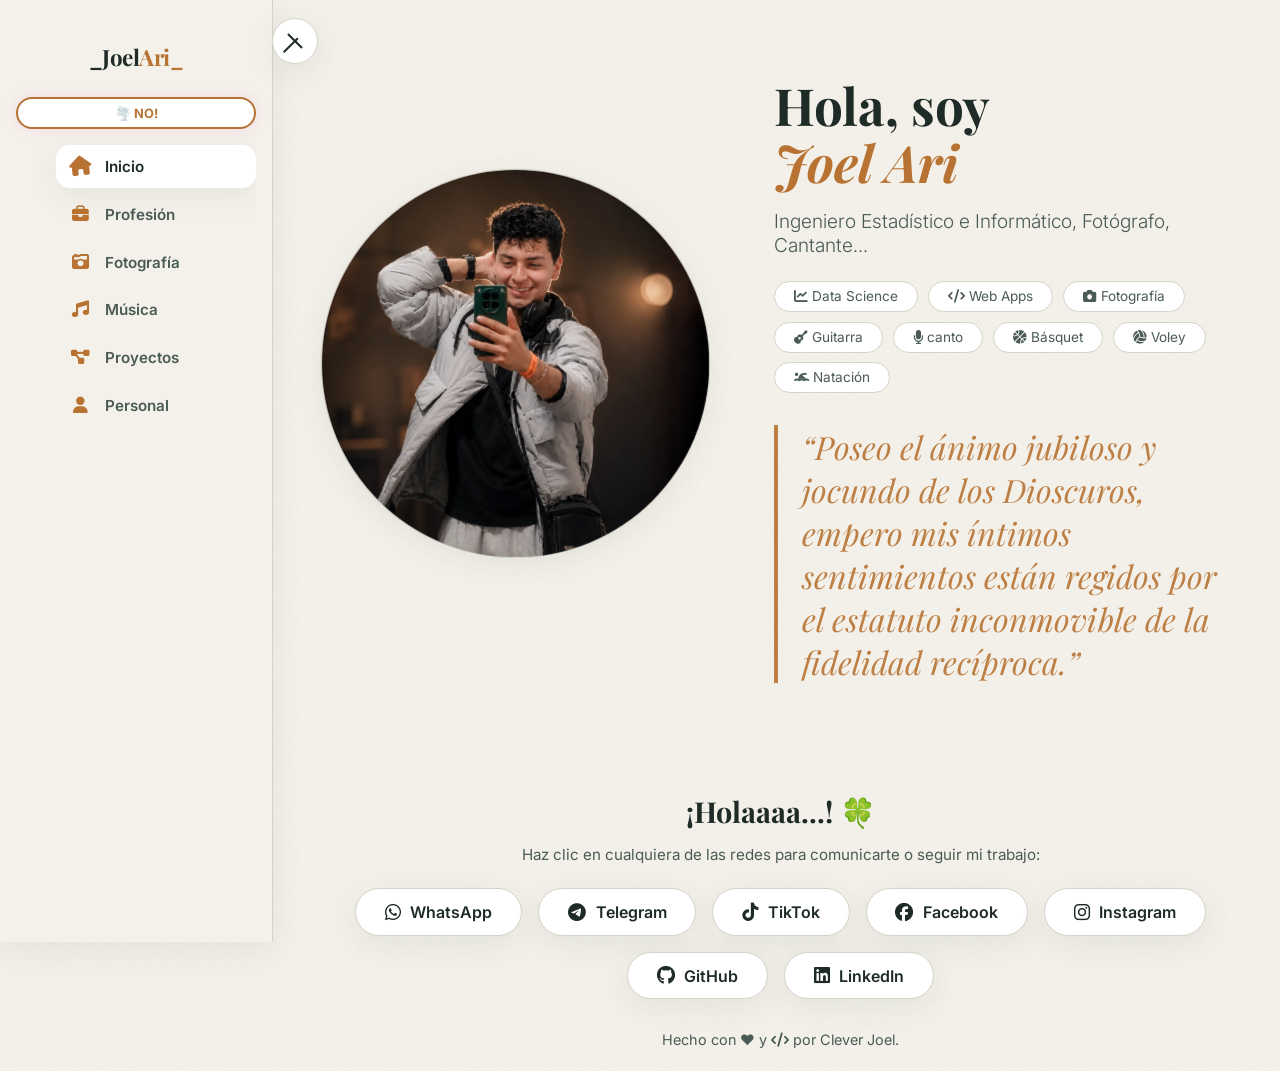
<file: index.html>
<!DOCTYPE html>
<html lang="es">
<head>
    <meta charset="UTF-8">
    <meta name="viewport" content="width=device-width, initial-scale=1.0">
    <title>Mi Universo Dual · Clever Joel</title>
    <!-- FUENTES Y LIBRERÍAS GLOBALES -->
    <link rel="stylesheet" href="https://cdnjs.cloudflare.com/ajax/libs/font-awesome/6.5.0/css/all.min.css">
    <link href="https://fonts.googleapis.com/css2?family=Inter:opsz,wght@14..32,300..700&family=Playfair+Display:ital,wght@0,700;1,700&display=swap" rel="stylesheet">
    <link rel="stylesheet" href="https://cdn.jsdelivr.net/npm/swiper@11/swiper-bundle.min.css" />
    <!-- TU CSS EXTERNO -->
    <link rel="stylesheet" href="css/styles.css">
</head>
<body class="theme-sober">

    <!-- ============================================
    CANVAS (Fondo de partículas - Modo Loco)
    ============================================ -->
    <canvas id="particles-canvas"></canvas>

    <!-- ============================================
    OBJETOS FLOTANTES (Guitarra, Mic, Cámara)
    ============================================ -->
    <div class="floating-objects">
        <div class="float-item" id="guitar"><i class="fas fa-guitar"></i></div>
        <div class="float-item" id="mic"><i class="fas fa-microphone-alt"></i></div>
        <div class="float-item" id="camera"><i class="fas fa-camera-retro"></i></div>
    </div>

    <!-- ============================================
    NAVEGACIÓN VERTICAL ÚNICA (PC + Móvil)
    ============================================ -->

    <!-- Botón flotante único: abre/cierra el sidebar en cualquier tamaño -->
    <button id="sidebarToggleBtn" class="sidebar-toggle-btn" aria-label="Cerrar menú" aria-expanded="true">
        <span class="toggle-box"><span class="toggle-inner"></span></span>
    </button>

    <!-- Overlay (solo se activa en móvil, con el sidebar abierto) -->
    <div class="sidebar-overlay" id="sidebarOverlay" hidden></div>

    <aside class="sidebar" id="sidebar" aria-hidden="false">
        <div class="sidebar-logo">_Joel<span>Ari_</span></div>

        <nav class="sidebar-nav">
            <ul id="sidebarNavList">
                <li><a class="active" data-page="inicio"><i class="fas fa-house"></i><span>Inicio</span></a></li>
                <li><a data-page="profesion"><i class="fas fa-briefcase"></i><span>Profesión</span></a></li>
                <li><a data-page="fotografia"><i class="fas fa-camera-retro"></i><span>Fotografía</span></a></li>
                <li><a data-page="musica"><i class="fas fa-music"></i><span>Música</span></a></li>
                <li><a data-page="proyectos"><i class="fas fa-diagram-project"></i><span>Proyectos</span></a></li>
                <li><a data-page="personal"><i class="fas fa-user"></i><span>Personal</span></a></li>
            </ul>
        </nav>

        <button class="theme-toggle" id="themeToggle">🌪️ NO</button>
    </aside>

    <!-- ============================================
    CONTENEDOR PRINCIPAL (Aquí se inyectan las páginas)
    ============================================ -->
    <main id="app"></main>

    <!-- ============================================
    FOOTER / CONTACTO (Global)
    ============================================ -->
    <footer>
        <div class="container" style="text-align:center;">
            <h3 class="footer-title">¡Holaaaa...! 🍀</h3>
            <p class="footer-subtitle">Haz clic en cualquiera de las redes para comunicarte o seguir mi trabajo:</p>
            <div class="social-footer">
                <a href="https://wa.me/51970120118?text=Hola%20Joel,%20vi%20tu%20portafolio%20web" target="_blank" rel="noopener noreferrer" class="social-btn social-whatsapp" title="Escribirme por WhatsApp">
                    <i class="fab fa-whatsapp"></i> WhatsApp
                </a>
                <a href="https://t.me/JoelClever" target="_blank" rel="noopener noreferrer" class="social-btn social-telegram" title="Contactar por Telegram">
                    <i class="fab fa-telegram-plane"></i> Telegram
                </a>
                <a href="https://www.tiktok.com/@joelcl2002?lang=es-419" target="_blank" rel="noopener noreferrer" class="social-btn social-tiktok" title="Sígueme en TikTok">
                    <i class="fab fa-tiktok"></i> TikTok
                </a>
                <a href="https://web.facebook.com/joel.nekito.33/" target="_blank" rel="noopener noreferrer" class="social-btn social-facebook" title="Perfil de Facebook">
                    <i class="fab fa-facebook"></i> Facebook
                </a>
                <a href="https://www.instagram.com/joelcl2002/" target="_blank" rel="noopener noreferrer" class="social-btn social-instagram" title="Sígueme en Instagram">
                    <i class="fab fa-instagram"></i> Instagram
                </a>
                <a href="https://github.com/joelari0602" target="_blank" rel="noopener noreferrer" class="social-btn social-github" title="Repositorios en GitHub">
                    <i class="fab fa-github"></i> GitHub
                </a>
                <a href="https://www.linkedin.com/in/joel-clever-5b3587397/" target="_blank" rel="noopener noreferrer" class="social-btn social-linkedin" title="Perfil Profesional LinkedIn">
                    <i class="fab fa-linkedin"></i> LinkedIn
                </a>
            </div>
            <p style="color: var(--text-secondary); margin-top: 2rem; font-size: 0.9rem;">
                Hecho con ❤️ y <i class="fas fa-code"></i> por Clever Joel.
            </p>
        </div>
    </footer>

    <!-- ============================================
    SCRIPTS
    ============================================ -->
    <script src="https://cdn.jsdelivr.net/npm/swiper@11/swiper-bundle.min.js"></script>
    <!-- TU JS EXTERNO -->
    <script src="js/main.js"></script>
</body>
</html>
</file>
<file: css/styles.css>
﻿﻿/* ======================================================
   VARIABLES GLOBALES Y RESET
====================================================== */
* {
  margin: 0;
  padding: 0;
  box-sizing: border-box;
}

body {
  font-family: 'Inter', sans-serif;
  transition: background 0.8s ease, color 0.8s ease;
  overflow-x: hidden;
  min-height: 100vh;
}

body.theme-sober {
  --bg-body: #f4f1ea;
  --bg-card: #fff;
  --text-primary: #1e2b26;
  --text-secondary: #4a5b55;
  --accent-color: #b87333;
  --accent-hover: #9e6429;
  --green-soft: #2c4c3b;
  --green-petrol: #3a5f4e;
  --border-color: #d6d2c8;
  --shadow: 0 8px 30px rgba(44, 76, 59, 0.08);
  --nav-bg: rgba(244, 241, 234, 0.85);
  --hero-font: 'Playfair Display', serif;
  background-color: var(--bg-body);
  background-image: url("data:image/svg+xml,%3Csvg viewBox='0 0 256 256' xmlns='http://www.w3.org/2000/svg'%3E%3Cfilter id='noise'%3E%3CfeTurbulence type='fractalNoise' baseFrequency='0.9' numOctaves='4' stitchTiles='stitch'/%3E%3C/filter%3E%3Crect width='100%25' height='100%25' filter='url(%23noise)' opacity='0.04'/%3E%3C/svg%3E");
}

body.theme-loco {
  --bg-body: #0b0a0f;
  --bg-card: rgba(20, 15, 35, 0.8);
  --text-primary: #f0eaff;
  --text-secondary: #b8adcf;
  --accent-color: #ff00c8;
  --accent-hover: #ff66d6;
  --green-soft: #00f0ff;
  --green-petrol: #7a2be0;
  --border-color: #3a2b5c;
  --shadow: 0 8px 30px rgba(255, 0, 200, 0.2);
  --nav-bg: rgba(11, 10, 15, 0.9);
  --hero-font: 'Inter', sans-serif;
  background: #0b0a0f;
}

html {
  scroll-behavior: smooth;
  scroll-padding-top: 24px;
}

:root {
  --sidebar-width: 258px;
  --sidebar-extra: 8px;
}

main#app {
  min-height: 80vh;
  padding-top: 2.2rem;
  margin-left: calc(var(--sidebar-width) + var(--sidebar-extra));
  transition: margin-left 0.35s cubic-bezier(0.22, 1, 0.36, 1);
}

/* When collapsed, CSS fallback sets sidebar width to 0 */
body.sidebar-collapsed {
  --sidebar-width: 0px;
}

/* Alinear footer con el contenido principal para evitar solapamiento
   cuando la sidebar está visible en escritorio */
footer {
  transition: margin-left 0.5s cubic-bezier(0.22, 1, 0.36, 1);
}

body.sidebar-collapsed footer {
  margin-left: 0;
}

/* Make footer follow the CSS variable-driven sidebar width */
footer { margin-left: calc(var(--sidebar-width) + var(--sidebar-extra)); }

@media (max-width: 992px) {
  main#app {
    margin-left: 0;
    padding-top: 5rem;
  }
  footer { margin-left: 0; }
}

.container {
  max-width: 1200px;
  margin: 0 auto;
  padding: 0 2rem;
}

a {
  color: inherit;
  text-decoration: none;
}

.theme-toggle {
  background: var(--bg-card);
  border: 2px solid var(--accent-color);
  color: var(--accent-color);
  padding: 0.4rem 1.2rem;
  border-radius: 40px;
  font-weight: 700;
  font-size: 0.8rem;
  cursor: pointer;
  transition: 0.4s;
  font-family: 'Inter', sans-serif;
  box-shadow: 0 0 15px rgba(255, 0, 200, 0.1);
}

.theme-toggle:hover {
  background: var(--accent-color);
  color: #fff;
  box-shadow: 0 0 30px var(--accent-color);
  transform: scale(1.05);
}

body.theme-loco .theme-toggle {
  border-color: #00f0ff;
  color: #00f0ff;
  box-shadow: 0 0 25px #00f0ff55;
}

body.theme-loco .theme-toggle:hover {
  background: #00f0ff;
  color: #0b0a0f;
}

/* ============================================================
   SIDEBAR — NAVEGACIÓN VERTICAL ÚNICA (PC + MÓVIL)
   ============================================================ */

.sidebar {
  position: fixed;
  top: 0;
  left: 0;
  height: 100vh;
  width: 240px;
  display: flex;
  flex-direction: column;
  padding: 1.6rem 1rem 1rem;
  background: var(--nav-bg);
  backdrop-filter: blur(8px);
  border-right: 1px solid var(--border-color);
  box-shadow: var(--shadow);
  z-index: 1200;
  transition: transform 0.18s cubic-bezier(0.22, 1, 0.36, 1),
              box-shadow 0.18s ease, background 0.18s, border-color 0.18s;
  overflow-x: hidden;
}

.sidebar.collapsed {
  transform: translateX(-100%);
  box-shadow: none;
}

.sidebar-logo {
  font-family: var(--hero-font);
  font-weight: 700;
  font-size: 1.4rem;
  letter-spacing: -0.5px;
  color: var(--text-primary);
  padding: 1rem 0 1rem;
  transition: 0.35s;
  display: flex;
  align-items: center;
  justify-content: center;
  text-align: center;
}

.sidebar-logo span { color: var(--accent-color); }

.sidebar-nav { flex: 1; overflow-y: auto; }

/* prevent horizontal scrollbar inside nav */
.sidebar-nav { overflow-x: hidden; }

.sidebar-nav a { white-space: nowrap; overflow: hidden; text-overflow: ellipsis; }

.sidebar-nav ul {
  list-style: none;
  display: flex;
  flex-direction: column;
  gap: 0.3rem;
}

.sidebar-nav li {
  animation: navItemIn 0.18s cubic-bezier(0.22, 1, 0.36, 1) both;
}
.sidebar-nav li:nth-child(1) { animation-delay: 0.03s; }
.sidebar-nav li:nth-child(2) { animation-delay: 0.08s; }
.sidebar-nav li:nth-child(3) { animation-delay: 0.13s; }
.sidebar-nav li:nth-child(4) { animation-delay: 0.18s; }
.sidebar-nav li:nth-child(5) { animation-delay: 0.23s; }
.sidebar-nav li:nth-child(6) { animation-delay: 0.28s; }

@keyframes navItemIn {
  0%   { opacity: 0; transform: translateX(-8px); }
  100% { opacity: 1; transform: translateX(0); }
}

.sidebar-nav a {
  position: relative;
  display: flex;
  align-items: center;
  gap: 0.9rem;
  padding: 0.75rem 0.9rem;
  border-radius: 14px;
  color: var(--text-secondary);
  font-weight: 600;
  font-size: 0.95rem;
  transition: background 0.3s ease, color 0.3s ease, transform 0.25s ease;
}

.sidebar-nav a i {
  width: 20px;
  text-align: center;
  font-size: 1.05rem;
  color: var(--accent-color);
  transition: transform 0.35s cubic-bezier(0.34, 1.56, 0.64, 1);
}

.sidebar-nav a:hover {
  color: var(--text-primary);
  background: rgba(184, 115, 51, 0.08);
  transform: translateX(4px);
}

.sidebar-nav a.active {
  color: var(--text-primary);
  background: var(--bg-card);
  box-shadow: var(--shadow);
}

.sidebar-nav a.active i {
  transform: scale(1.18) rotate(-6deg);
}

.sidebar-nav a.active::before {
  content: '';
  position: absolute;
  left: -1.3rem;
  top: 50%;
  transform: translateY(-50%);
  width: 4px;
  height: 60%;
  border-radius: 4px;
  background: var(--accent-color);
  box-shadow: 0 0 10px var(--accent-color);
}

.sidebar .theme-toggle {
  width: 100%;
  margin-top: 0.6rem;
  /* place the toggle directly under the logo by ordering in the flex column */
  order: 1;
}

/* ensure logo appears before toggle and nav after */
.sidebar-logo { order: 0; }
.sidebar-nav { order: 2; }

/* Prevent horizontal overflow in main content and footer */
main#app, footer {
  overflow-x: hidden;
}

/* Botón flotante único (abre/cierra el sidebar) */
.sidebar-toggle-btn {
  position: fixed;
  top: 1.1rem;
  left: 272px;
  width: 46px;
  height: 46px;
  border-radius: 50%;
  border: 1px solid var(--border-color);
  background: var(--bg-card);
  box-shadow: var(--shadow);
  display: flex;
  align-items: center;
  justify-content: center;
  cursor: pointer;
  z-index: 1300;
  transition: left 0.18s cubic-bezier(0.22, 1, 0.36, 1), transform 0.15s ease,
              background 0.15s, border-color 0.15s;
}

.sidebar-toggle-btn:hover {
  transform: scale(1.08);
  border-color: var(--accent-color);
}

body.sidebar-collapsed .sidebar-toggle-btn {
  left: 1.4rem;
}

@media (max-width: 992px) {
  .sidebar-toggle-btn {
    left: 1.1rem;
    top: 1.1rem;
  }
  body.sidebar-collapsed .sidebar-toggle-btn {
    left: 1.1rem;
  }
}

.toggle-box {
  width: 20px;
  height: 14px;
  display: inline-block;
  position: relative;
}
.toggle-inner,
.toggle-inner::before,
.toggle-inner::after {
  width: 20px;
  height: 2px;
  background-color: var(--text-primary);
  display: block;
  position: absolute;
  left: 0;
  transition: transform 0.25s ease, opacity 0.2s ease;
}
.toggle-inner { top: 6px; }
.toggle-inner::before { content: ''; top: -6px; }
.toggle-inner::after { content: ''; top: 6px; }
.sidebar-toggle-btn[aria-expanded="true"] .toggle-inner { transform: rotate(45deg); }
.sidebar-toggle-btn[aria-expanded="true"] .toggle-inner::before { opacity: 0; }
.sidebar-toggle-btn[aria-expanded="true"] .toggle-inner::after { transform: rotate(-90deg); }

/* Overlay (solo entra en juego en móvil) */
.sidebar-overlay {
  position: fixed;
  inset: 0;
  background: rgba(0, 0, 0, 0.45);
  z-index: 1150;
  opacity: 0;
  transition: opacity 0.3s ease;
  display: none;
}

/* Desktop collapse via body class */
body.sidebar-collapsed .sidebar {
  transform: translateX(-100%);
  box-shadow: none;
}

/* Mobile: keep sidebar hidden by default and show when .open */
@media (max-width: 992px) {
  .sidebar {
    transform: translateX(-110%);
  }
  .sidebar.open {
    transform: translateX(0);
  }
  .sidebar-overlay[hidden] { display: none; }
  .sidebar-overlay { display: block; }
}

/* Reduce heavy effects that can cause repaint lag */
.sidebar, .sidebar-nav a, .sidebar-toggle-btn {
  will-change: transform, opacity;
}

/* Mantener la misma separación vertical que el resto de páginas */
.fotografia-header {
  margin-top: 0;
  margin-bottom: 1.25rem;
}

body.theme-loco .sidebar-toggle-btn {
  border-color: #00f0ff55;
  box-shadow: 0 0 20px rgba(0, 240, 255, 0.15);
}

body.theme-loco .sidebar-nav a.active::before {
  background: #00f0ff;
  box-shadow: 0 0 12px #00f0ff;
}

.page {
  display: none;
  min-height: 80vh;
  animation: fadePage 0.5s ease;
  position: relative;
  z-index: 2;
}

.page.active { display: block; }

@keyframes fadePage {
  0% {
    opacity: 0;
    transform: translateY(20px);
  }
  100% {
    opacity: 1;
    transform: translateY(0);
  }
}

.hero-grid {
  display: grid;
  grid-template-columns: 1fr 1.2fr;
  gap: 4rem;
  align-items: center;
  min-height: 70vh;
}

.hero-img {
  width: 100%;
  border-radius: 32px;
  overflow: hidden;
  box-shadow: var(--shadow);
  border: 1px solid var(--border-color);
  transition: 0.6s;
  aspect-ratio: 1;
  object-fit: cover;
  background: var(--bg-card);
}

.hero-img img {
  width: 100%;
  height: 100%;
  object-fit: cover;
  display: block;
}

/* Foto de portada con dos caras: yo.png al frente y yo01.png al reverso. */
.profile-coin {
  display: block;
  padding: 0;
  cursor: pointer;
  perspective: 1200px;
  border-radius: 50%;
  color: inherit;
  font: inherit;
  /* El contenedor no es parte de la moneda: de canto deja ver la página. */
  background: transparent;
  border: 0;
  box-shadow: none;
  overflow: visible;
}

.profile-coin-inner {
  position: relative;
  display: block;
  width: 100%;
  height: 100%;
  border-radius: 50%;
  transform-style: preserve-3d;
  transition: transform 0.8s cubic-bezier(0.22, 1, 0.36, 1);
  will-change: transform;
}

.profile-coin.is-flipped .profile-coin-inner {
  transform: rotateY(180deg);
}

.profile-coin-face {
  position: absolute;
  inset: 0;
  display: block;
  overflow: hidden;
  border: 1px solid var(--border-color);
  border-radius: 50%;
  background: var(--bg-body);
  box-shadow: var(--shadow);
  backface-visibility: hidden;
  -webkit-backface-visibility: hidden;
}

.profile-coin-face picture {
  display: block;
  width: 100%;
  height: 100%;
}

.profile-coin-back {
  transform: rotateY(180deg) translateZ(1px);
}

.profile-coin-front {
  transform: translateZ(1px);
}

.profile-coin.is-manual .profile-coin-inner {
  animation: none;
  transition: none;
}

.profile-coin:focus-visible {
  outline: 3px solid var(--accent-color);
  outline-offset: 5px;
}

/* En modo loco, el brillo también gira con cada cara, no con el contenedor. */
body.theme-loco .profile-coin {
  border: 0;
  animation: none;
}

body.theme-loco .profile-coin-face {
  border: 2px solid #ff00c8;
  animation: pulse-border 2s infinite alternate;
}

@media (max-width: 768px) {
  .hero-grid {
    grid-template-columns: 1fr;
    gap: 1.5rem;
    min-height: auto;
  }

  .hero-img {
    order: 1;
    width: min(68vw, 320px);
    max-width: 320px;
    margin: 0 auto;
    border-radius: 50%;
    aspect-ratio: 1;
    overflow: hidden;
  }

  .profile-coin-inner {
    animation: profileCoinSpin 12s linear infinite;
  }

  .profile-coin {
    touch-action: pan-y;
  }

  .hero-text {
    order: 2;
  }

  .hero-text h1 {
    text-align: center;
    font-size: clamp(2.1rem, 8vw, 3rem);
  }

  .hero-text .sub {
    font-size: 1rem;
    text-align: center;
  }

  .badge-container {
    justify-content: center;
  }

  .hero-text .quote {
    font-size: 1.2rem;
    line-height: 1.5;
    padding-left: 1rem;
    margin-top: 1.5rem;
  }
}

@keyframes profileCoinSpin {
  from { transform: rotateY(0deg); }
  to { transform: rotateY(360deg); }
}

@media (prefers-reduced-motion: reduce) {
  .profile-coin-inner {
    animation: none;
    transition-duration: 0.01ms;
  }
}

.hero-text h1 {
  font-family: var(--hero-font);
  font-size: clamp(2rem, 4.2vw, 3.2rem);
  line-height: 1.1;
  color: var(--text-primary);
  margin-bottom: 1rem;
  transition: 0.6s;
}

.hero-text h1 .highlight {
  color: var(--accent-color);
  font-style: italic;
}

.hero-text .sub {
  font-size: 1.2rem;
  color: var(--text-secondary);
  margin-bottom: 1.5rem;
  font-weight: 300;
}

.hero-text .quote {
  font-family: var(--hero-font);
  font-style: italic;
  font-size: 2.0rem;
  color: var(--accent-color);
  border-left: 4px solid var(--accent-color);
  padding-left: 1.5rem;
  margin-top: 2rem;
  opacity: 0.9;
  transition: 0.6s;
}

.badge-container {
  display: flex;
  flex-wrap: wrap;
  gap: 0.6rem;
  margin-top: 1.5rem;
}

.badge {
  background: var(--bg-card);
  padding: 0.4rem 1.2rem;
  border-radius: 40px;
  font-size: 0.85rem;
  border: 1px solid var(--border-color);
  color: var(--text-secondary);
  transition: 0.3s;
}

.badge:hover {
  border-color: var(--accent-color);
  color: var(--text-primary);
}

.badge-link {
  cursor: pointer;
  animation: badgeFloat 3.8s ease-in-out infinite;
  will-change: transform;
}

.badge-link:nth-child(2n) {
  animation-delay: -1.25s;
}

.badge-link:nth-child(3n) {
  animation-delay: -2.35s;
}

.badge-link:hover {
  animation-play-state: paused;
  transform: translateY(-3px) scale(1.03);
  box-shadow: 0 6px 16px rgba(44, 76, 59, 0.14);
}

.badge-link:focus-visible {
  outline: 2px solid var(--accent-color);
  outline-offset: 3px;
}

@keyframes badgeFloat {
  0%, 100% { transform: translateY(0); }
  50% { transform: translateY(-4px); }
}

@media (prefers-reduced-motion: reduce) {
  .badge-link {
    animation: none;
  }
}

.section-title {
  font-size: clamp(1.6rem, 2.8vw, 2.4rem);
  font-weight: 700;
  color: var(--text-primary);
  margin-bottom: 0.5rem;
  font-family: var(--hero-font);
}

.section-sub {
  color: var(--text-secondary);
  font-size: 1.2rem;
  margin-bottom: 3rem;
}

.section-title i {
  color: var(--accent-color);
  margin-right: 0.5rem;
}

.card-grid {
  display: grid;
  grid-template-columns: repeat(auto-fit, minmax(280px, 1fr));
  gap: 2rem;
}

.card {
  background: var(--bg-card);
  border-radius: 24px;
  padding: 2rem;
  border: 1px solid var(--border-color);
  box-shadow: var(--shadow);
  transition: transform 0.3s, box-shadow 0.3s, border 0.3s;
  color: var(--text-primary);
}

.card:hover {
  transform: translateY(-8px);
  box-shadow: 0 12px 40px rgba(0, 0, 0, 0.12);
  border-color: var(--accent-color);
}

.card i {
  font-size: 2.8rem;
  color: var(--accent-color);
  margin-bottom: 1rem;
}

.card h3 {
  font-size: 1.4rem;
  margin-bottom: 0.5rem;
}

.card p {
  color: var(--text-secondary);
  line-height: 1.6;
}

.swiper {
  width: 100%;
  height: 450px;
  border-radius: 32px;
  overflow: hidden;
  border: 1px solid var(--border-color);
  box-shadow: var(--shadow);
}

.swiper-slide img {
  width: 100%;
  height: 100%;
  object-fit: cover;
}

.project-highlight {
  display: grid;
  grid-template-columns: 1fr 1fr;
  gap: 2.5rem;
  background: var(--bg-card);
  border-radius: 32px;
  padding: 2rem;
  border: 1px solid var(--border-color);
  box-shadow: var(--shadow);
  align-items: center;
}

.project-highlight img {
  width: 100%;
  border-radius: 16px;
  border: 1px solid var(--border-color);
}

.project-highlight h3 {
  font-size: 2rem;
  color: var(--text-primary);
}

.project-highlight p {
  color: var(--text-secondary);
  line-height: 1.7;
}

.media-grid {
  display: grid;
  grid-template-columns: repeat(auto-fit, minmax(300px, 1fr));
  gap: 2rem;
}

.media-item {
  background: var(--bg-card);
  border-radius: 24px;
  padding: 1.8rem;
  border: 1px solid var(--border-color);
  text-align: center;
}

.media-item i {
  font-size: 3rem;
  color: var(--accent-color);
}

.media-item audio,
.media-item video {
  width: 100%;
  margin-top: 1rem;
  border-radius: 12px;
}

.footer-title {
  font-family: var(--hero-font);
  font-size: 1.8rem;
  color: var(--text-primary);
  margin-bottom: 0.4rem;
}

.footer-subtitle {
  color: var(--text-secondary);
  font-size: 0.95rem;
  margin-bottom: 1.5rem;
}

.social-footer {
  display: flex;
  justify-content: center;
  gap: 1rem;
  flex-wrap: wrap;
  margin-top: 1.5rem;
}

.social-btn {
  background: var(--bg-card);
  border: 1px solid var(--border-color);
  padding: 0.8rem 1.6rem;
  border-radius: 50px;
  font-weight: 600;
  font-size: 0.92rem;
  display: inline-flex;
  align-items: center;
  gap: 0.6rem;
  transition: all 0.3s cubic-bezier(0.25, 0.8, 0.25, 1);
  color: var(--text-primary);
  box-shadow: 0 4px 15px rgba(0, 0, 0, 0.04);
  position: relative;
  overflow: hidden;
  text-decoration: none;
}

.social-btn i {
  font-size: 1.15rem;
  transition: transform 0.3s ease;
}

.social-btn:hover {
  transform: translateY(-4px) scale(1.04);
  box-shadow: 0 10px 25px rgba(0, 0, 0, 0.12);
}

.social-btn:hover i {
  transform: scale(1.2) rotate(-5deg);
}

.social-btn:active {
  transform: translateY(-1px) scale(0.98);
}

/* Colores de Marca Personalizados en Hover */
.social-btn.social-whatsapp:hover {
  background: #25D366;
  color: #ffffff;
  border-color: #25D366;
  box-shadow: 0 10px 25px rgba(37, 211, 102, 0.35);
}

.social-btn.social-telegram:hover {
  background: #0088cc;
  color: #ffffff;
  border-color: #0088cc;
  box-shadow: 0 10px 25px rgba(0, 136, 204, 0.35);
}

.social-btn.social-tiktok:hover {
  background: #000000;
  color: #ffffff;
  border-color: #ff0050;
  box-shadow: 0 10px 25px rgba(255, 0, 80, 0.35);
}

.social-btn.social-facebook:hover {
  background: #1877F2;
  color: #ffffff;
  border-color: #1877F2;
  box-shadow: 0 10px 25px rgba(24, 119, 242, 0.35);
}

.social-btn.social-instagram:hover {
  background: linear-gradient(45deg, #f09433 0%, #e6683c 25%, #dc2743 50%, #cc2366 75%, #bc1888 100%);
  color: #ffffff;
  border-color: #dc2743;
  box-shadow: 0 10px 25px rgba(220, 39, 67, 0.35);
}

.social-btn.social-github:hover {
  background: #24292e;
  color: #ffffff;
  border-color: #24292e;
  box-shadow: 0 10px 25px rgba(36, 41, 46, 0.35);
}

.social-btn.social-linkedin:hover {
  background: #0A66C2;
  color: #ffffff;
  border-color: #0A66C2;
  box-shadow: 0 10px 25px rgba(10, 102, 194, 0.35);
}

body.theme-loco .social-btn {
  border-color: var(--border-color);
  background: rgba(20, 15, 35, 0.9);
}

.social-btn {
  background: var(--bg-card);
  border: 1px solid var(--border-color);
  color: var(--text-primary);
  padding: 0.8rem 1.8rem;
  border-radius: 60px;
  font-weight: 600;
  display: inline-flex;
  align-items: center;
  gap: 0.6rem;
  transition: 0.3s;
  box-shadow: var(--shadow);
  font-size: 1rem;
}

.social-btn:hover {
  transform: translateY(-4px) scale(1.02);
  border-color: var(--accent-color);
  color: var(--accent-color);
  box-shadow: 0 8px 25px rgba(0, 0, 0, 0.15);
}

body.theme-loco .card {
  backdrop-filter: blur(10px);
  border: 1px solid #7a2be0;
  box-shadow: 0 0 30px rgba(122, 43, 224, 0.3);
}

body.theme-loco .card:hover {
  border-color: #00f0ff;
  box-shadow: 0 0 60px rgba(0, 240, 255, 0.3);
  transform: translateY(-8px) scale(1.02);
}

body.theme-loco .project-highlight {
  border: 1px solid #ff00c8;
  box-shadow: 0 0 40px rgba(255, 0, 200, 0.2);
}

body.theme-loco .swiper {
  border: 2px solid #00f0ff;
  box-shadow: 0 0 50px rgba(0, 240, 255, 0.2);
}

/* El brillo de imágenes normales no debe crear un marco fijo alrededor de la moneda. */
body.theme-loco .hero-img:not(.profile-coin) {
  border: 2px solid #ff00c8;
  animation: pulse-border 2s infinite alternate;
}

@keyframes pulse-border {
  0% { box-shadow: 0 0 20px #ff00c888; }
  100% { box-shadow: 0 0 60px #00f0ff88; }
}

body.theme-loco .hero-text .quote {
  border-left-color: #ff00c8;
  color: #00f0ff;
  text-shadow: 0 0 20px #00f0ff55;
}

body.theme-loco .section-title i {
  color: #ff00c8;
  text-shadow: 0 0 30px #ff00c888;
}

.floating-objects {
  position: fixed;
  inset: 0;
  pointer-events: none;
  z-index: 0;
  overflow: hidden;
}

body.theme-sober .floating-objects { display: none; }
body.theme-loco .floating-objects { display: block; }

.float-item {
  position: absolute;
  font-size: 4rem;
  opacity: 0.6;
  filter: drop-shadow(0 0 20px rgba(255, 0, 200, 0.6));
  transition: transform 0.1s ease-out;
  will-change: transform;
  color: #ff00c8;
  pointer-events: auto;
  cursor: crosshair;
  animation: floatAround 6s infinite alternate ease-in-out;
}

.float-item:nth-child(1) {
  top: 15%;
  left: 5%;
  color: #00f0ff;
}

.float-item:nth-child(2) {
  bottom: 20%;
  right: 3%;
  color: #ff00c8;
}

.float-item:nth-child(3) {
  top: 50%;
  left: 85%;
  color: #7a2be0;
  font-size: 5rem;
}

.float-item i {
  display: block;
  transition: 0.2s;
}

.float-item:hover i {
  transform: scale(1.5) rotate(20deg);
  filter: drop-shadow(0 0 40px #fff);
  color: #fff;
}

@keyframes floatAround {
  0% { transform: translate(0, 0) rotate(0deg); }
  33% { transform: translate(30px, -40px) rotate(10deg); }
  66% { transform: translate(-20px, 20px) rotate(-5deg); }
  100% { transform: translate(10px, -10px) rotate(5deg); }
}

#particles-canvas {
  position: fixed;
  inset: 0;
  z-index: 0;
  pointer-events: none;
}

body.theme-sober #particles-canvas { display: none; }
body.theme-loco #particles-canvas { display: block; }

/* ============================================================
   FOTOGRAFÍA — GALERÍA MASONRY
   ============================================================ */

.fotografia-container {
    width: 100%;
    max-width: 1400px;
    margin: 0 auto;
    padding: 1.25rem 2rem 0;
    box-sizing: border-box;
}

.fotografia-header {
    margin-top: 0.5rem;
    margin-bottom: 1.4rem;
}

@media (max-width: 992px) {
    .fotografia-container {
        padding-top: 1.8rem;
    }
}

.gallery-toolbar {
    margin-bottom: 1.5rem;
}

.gallery-filters {
    display: flex;
    flex-wrap: wrap;
    gap: 0.75rem;
}

.filter-chip {
    appearance: none;
    border: 1px solid var(--border-color);
    background: rgba(255, 255, 255, 0.18);
    color: var(--text-secondary);
    border-radius: 999px;
    padding: 0.6rem 1rem;
    font-size: 0.82rem;
    font-weight: 600;
    cursor: pointer;
    transition: all 0.25s ease;
    letter-spacing: 0.02em;
}

.filter-chip:hover,
.filter-chip.active {
    background: var(--accent-color);
    color: #fff;
    border-color: var(--accent-color);
    box-shadow: 0 10px 25px rgba(184, 115, 51, 0.25);
    transform: translateY(-1px);
}

.featured-grid {
    display: grid;
    grid-template-columns: repeat(4, minmax(0, 1fr));
    gap: 1rem;
    margin: 0 0 2rem;
}

.featured-card {
    position: relative;
    overflow: hidden;
    border-radius: 18px;
    aspect-ratio: 4 / 5;
    box-shadow: var(--shadow);
    border: 1px solid rgba(255, 255, 255, 0.12);
    background: var(--bg-card);
    transition: transform 0.3s ease, box-shadow 0.3s ease;
}

.featured-card:hover {
    transform: translateY(-4px);
    box-shadow: 0 18px 35px rgba(0, 0, 0, 0.12);
}

.featured-card img {
    width: 100%;
    height: 100%;
    display: block;
    object-fit: cover;
    filter: saturate(1.1) contrast(1.02);
}

.featured-card .featured-label {
    position: absolute;
    left: 0.9rem;
    bottom: 0.9rem;
    background: rgba(15, 15, 15, 0.45);
    backdrop-filter: blur(8px);
    color: #fff;
    border-radius: 999px;
    padding: 0.45rem 0.8rem;
    font-size: 0.7rem;
    font-weight: 700;
    letter-spacing: 0.08em;
    text-transform: uppercase;
}

/* BUG CORREGIDO: placeholder elegante cuando la foto real todavía
   no existe en img/fotos/, en vez del icono roto del navegador */
.featured-card.no-image,
.gallery-item-front.no-image {
    display: flex;
    align-items: center;
    justify-content: center;
    background: linear-gradient(135deg, var(--bg-card), var(--border-color));
}

.featured-card.no-image::after,
.gallery-item-front.no-image::after {
    content: '\f030';
    font-family: 'Font Awesome 6 Free';
    font-weight: 900;
    font-size: 1.6rem;
    color: var(--text-secondary);
    opacity: 0.5;
}


/* ============================================================
   CONTENEDOR
   ============================================================ */

.vertical-gallery-wrapper {
    position: relative;

    width: 100%;
    height: auto;
    min-height: 0;

    overflow: hidden;

    padding: 15px 0 30px;

    background: transparent;
    border: 0;
    box-shadow: none;

    box-sizing: border-box;

    mask-image: linear-gradient(
        to bottom,
        rgba(0, 0, 0, 1) 88%,
        rgba(0, 0, 0, 0) 100%
    );
    -webkit-mask-image: linear-gradient(
        to bottom,
        rgba(0, 0, 0, 1) 88%,
        rgba(0, 0, 0, 0) 100%
    );
}


/* ============================================================
   TRACK MASONRY
   ============================================================ */

.vertical-gallery-track {
    width: 100%;

    column-count: 5;
    column-gap: 20px;

    margin: 0;
    padding: 0;

    background: transparent;

    box-sizing: border-box;

    /*
     * Importante:
     * no agregamos transform a las fotografías individuales.
     */
}


/* ============================================================
   TARJETA
   ============================================================ */

.gallery-item {
    position: relative;

    display: block;

    width: 100%;

    margin: 0 0 20px;

    padding: 0;

    break-inside: avoid;
    page-break-inside: avoid;

    box-sizing: border-box;

    perspective: 1200px;

    cursor: pointer;

    background: transparent;

    border: 0;

    border-radius: 16px;

    /*
     * La elevación ocurre aquí.
     * No modificamos el tamaño de la imagen.
     */

    transition:
        transform 0.35s cubic-bezier(0.2, 0.8, 0.2, 1),
        filter 0.35s ease;

    z-index: 1;
}


/* ============================================================
   HOVER — ELEVAR
   ============================================================ */

.gallery-item:hover {
    transform: translateY(-10px);

    filter:
        drop-shadow(
            0 18px 20px rgba(0, 0, 0, 0.18)
        );

    z-index: 100;
}


/* ============================================================
   CONTENEDOR 3D
   ============================================================ */

.gallery-item-inner {
    position: relative;

    width: 100%;

    display: block;

    transform-style: preserve-3d;

    transition:
        transform 0.65s cubic-bezier(0.23, 1, 0.32, 1);

    border-radius: 16px;
}


/* ============================================================
   FLIP
   ============================================================ */

.gallery-item.flipped .gallery-item-inner {
    transform: rotateY(180deg);
}


/* ============================================================
   FRENTE
   ============================================================ */

.gallery-item-front {
    position: relative;

    width: 100%;

    margin: 0;
    padding: 0;

    border-radius: 16px;

    overflow: hidden;

    background: transparent;

    box-sizing: border-box;

    backface-visibility: hidden;
    -webkit-backface-visibility: hidden;
}


/* ============================================================
   IMAGEN
   ============================================================ */

.gallery-item-front img {
    display: block;

    width: 100%;
    height: auto;

    margin: 0;
    padding: 0;

    border: 1px solid transparent;

    border-radius: 16px;

    box-sizing: border-box;

    background: transparent;

    object-fit: cover;

    box-shadow:
        0 7px 20px rgba(0, 0, 0, 0.08);

    transition:
        border-color 0.25s ease,
        box-shadow 0.25s ease;

    user-select: none;
    -webkit-user-drag: none;
}


/* ============================================================
   BORDE AL PASAR EL CURSOR
   ============================================================ */

.gallery-item:hover .gallery-item-front img {
    border-color: var(--accent-color);

    box-shadow:
        0 14px 30px rgba(0, 0, 0, 0.18);
}


/* ============================================================
   PARTE TRASERA
   ============================================================ */

.gallery-item-back {
    position: absolute;

    inset: 0;

    width: 100%;
    height: 100%;

    display: flex;
    flex-direction: column;

    justify-content: center;
    align-items: flex-start;

    padding: 1.5rem;

    box-sizing: border-box;

    border-radius: 16px;

    background: var(--bg-card);

    border: 1px solid var(--border-color);

    box-shadow: var(--shadow);

    color: var(--text-primary);

    overflow-y: auto;

    text-align: left;

    transform: rotateY(180deg);

    backface-visibility: hidden;
    -webkit-backface-visibility: hidden;
}


/* ============================================================
   TEXTO TRASERO
   ============================================================ */

.gallery-item-back h4 {
    margin: 0 0 0.6rem;

    font-size: 1.05rem;
    line-height: 1.3;

    color: var(--text-primary);
}

.gallery-item-back p {
    margin: 0;

    font-size: 0.84rem;
    line-height: 1.55;

    color: var(--text-secondary);
}

.gallery-item-back small {
    margin-top: 1rem;

    font-size: 0.7rem;

    color: var(--accent-color);
}


/* ============================================================
   MODO LOCO
   ============================================================ */

body.theme-loco .gallery-item-front img {
    box-shadow:
        0 0 20px rgba(122, 43, 224, 0.22);
}

body.theme-loco .gallery-item:hover .gallery-item-front img {
    box-shadow:
        0 0 35px rgba(0, 240, 255, 0.30);
}


/* ============================================================
   RESPONSIVE
   ============================================================ */

@media (max-width: 1200px) {

    .featured-grid {
        grid-template-columns: repeat(2, minmax(0, 1fr));
    }

    .vertical-gallery-track {
        column-count: 4;
        column-gap: 18px;
    }

}


@media (max-width: 992px) {

    .fotografia-container {
        padding: 0 1.5rem;
    }

    .featured-grid {
        grid-template-columns: repeat(2, minmax(0, 1fr));
    }

    .vertical-gallery-wrapper {
        height: auto;
        min-height: 0;
    }

    .vertical-gallery-track {
        column-count: 3;
        column-gap: 15px;
    }

    .gallery-item {
        margin-bottom: 15px;
    }

}


@media (max-width: 600px) {

    .fotografia-container {
        padding: 6.1rem 1rem 0;
    }

    .fotografia-header {
        margin-top: 0.35rem;
    }

    .gallery-filters {
        gap: 0.5rem;
    }

    .filter-chip {
        padding: 0.5rem 0.8rem;
        font-size: 0.75rem;
    }

    .featured-grid {
        grid-template-columns: 1fr;
    }

    .vertical-gallery-wrapper {
        height: auto;
        min-height: 0;

        padding: 10px 0;
    }

    .vertical-gallery-track {
        column-count: 2;
        column-gap: 10px;
    }

    .gallery-item {
        margin-bottom: 10px;
    }

    .gallery-item-back {
        padding: 0.8rem;
    }

    .gallery-item-back h4 {
        font-size: 0.8rem;
    }

    .gallery-item-back p {
        font-size: 0.65rem;
    }

    /* Mostrar hamburguesa y menú lateral en móvil */
    .hamburger { display: inline-flex; }
    .nav-links { display: none; }
    /* Ocultar sólo las tarjetas de portada en móvil; mantener la galería completa visible */
    .featured-grid { display: none; }
    /* Ocultar badges/etiquetas de las featured cards en móvil */
    .featured-card .featured-label { display: none; }
    .mobile-photo-list { display: block; }

    /* Overlay visible when not hidden */
    .mobile-overlay[hidden] { display: none; }


}

/* SIDEBAR LEFT (PC) */
.sidebar-left {
  display: none;
}

/* Floating transparent button for mobile */
.floating-fab {
  position: fixed;
  right: 18px;
  bottom: 18px;
  width: 56px;
  height: 56px;
  border-radius: 999px;
  border: 1px solid rgba(255,255,255,0.08);
  background: rgba(255,255,255,0.06);
  backdrop-filter: blur(8px);
  z-index: 1400;
  display: none;
  cursor: pointer;
}

@media (min-width: 993px) {
  .sidebar-left { display: block; position: fixed; left: 0; top: 0; bottom: 0; width: 220px; padding: 1.2rem; background: var(--nav-bg); backdrop-filter: blur(12px); border-right: 1px solid var(--border-color); z-index: 1050; }
  .sidebar-left .sidebar-nav ul { list-style: none; padding: 0; display: flex; flex-direction: column; gap: 0.6rem; }
  .sidebar-left a { color: var(--text-primary); font-weight: 700; display: block; padding: 0.6rem 0; }
  main#app { margin-left: calc(var(--sidebar-width) + var(--sidebar-extra)); }
  /* hide top nav links to avoid duplication */
  nav .nav-links { display: none; }
}

@media (max-width: 992px) {
  .floating-fab { display: block; }
}
</file>
